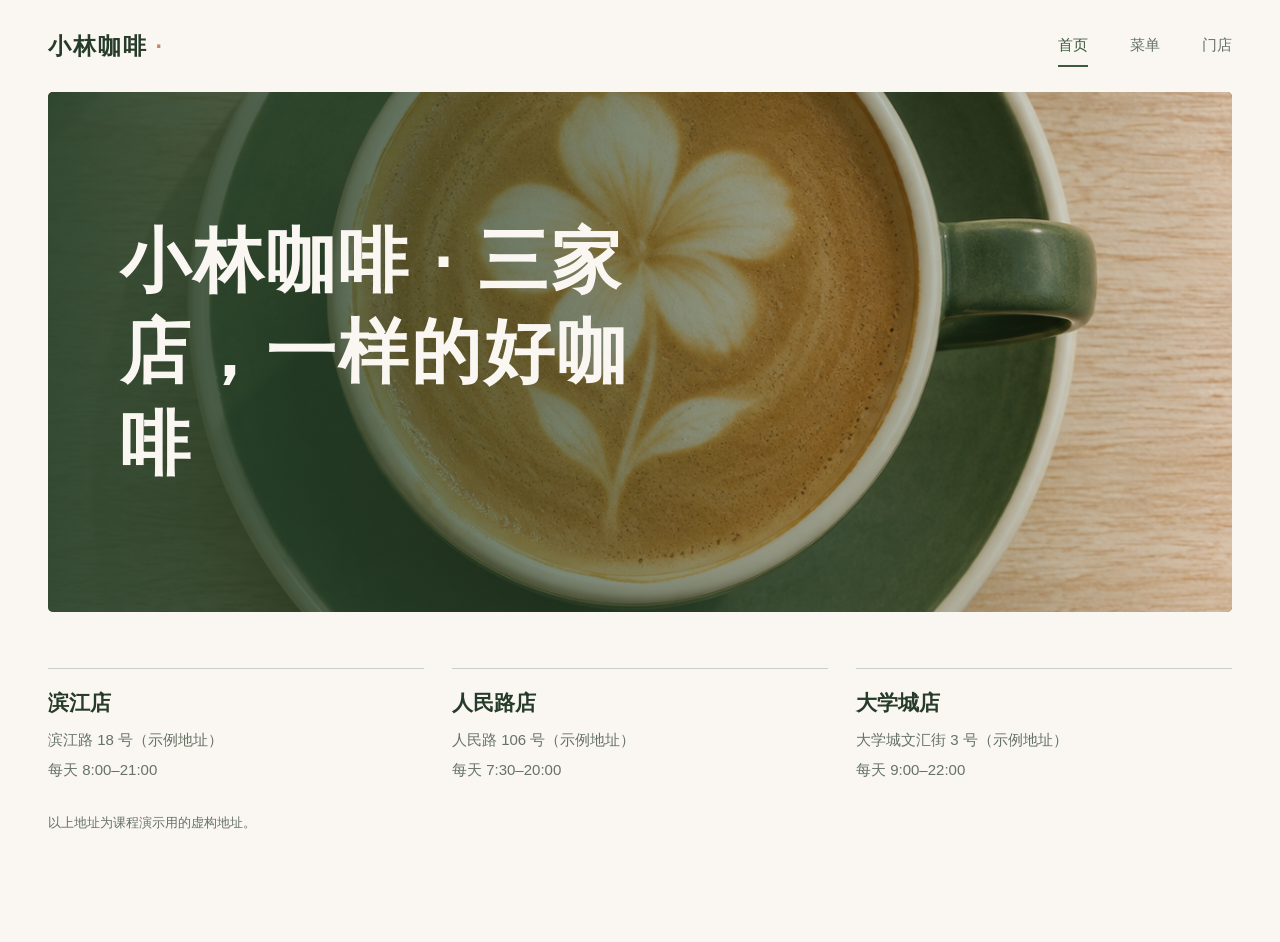
<file: index.html>
<!doctype html>
<html lang="zh-CN">
<head>
  <meta charset="utf-8">
  <meta name="viewport" content="width=device-width, initial-scale=1">
  <meta name="theme-color" content="#3D5A40">
  <title>首页 · 小林咖啡</title>
  <link rel="stylesheet" href="style.css?v=2">
  <style>
    .home-hero { position: relative; min-height: 520px; overflow: hidden; border-radius: 5px; background: #3D5A40; color: #FAF7F2; display: flex; align-items: center; }
    .home-hero img { position: absolute; inset: 0; width: 100%; height: 100%; object-fit: cover; object-position: center 52%; }
    .home-hero::after { content: ""; position: absolute; inset: 0; background: linear-gradient(90deg, rgba(39, 66, 43, .92), rgba(39, 66, 43, .55) 48%, rgba(39, 66, 43, .08)); }
    .home-hero h1 { position: relative; z-index: 1; margin: 0; padding: 72px; max-width: 700px; font-size: clamp(42px, 5.5vw, 72px); line-height: 1.3; letter-spacing: .04em; }
    .home-hero h1 span { display: inline-block; }
    .home-stores { padding-top: 56px; padding-bottom: 110px; }
    .home-store-grid { display: grid; grid-template-columns: repeat(3, minmax(0, 1fr)); gap: 28px; }
    .home-store { border-top: 1px solid #c9d1c7; padding-top: 20px; }
    .home-store h2 { margin: 0 0 10px; font-size: 21px; }
    .home-store p { margin: 4px 0; font-size: 15px; line-height: 1.7; color: #657265; }
    .home-notice { margin: 28px 0 0; font-size: 13px; color: #657265; }
    @media (max-width: 700px) {
      .home-hero { min-height: 440px; align-items: flex-start; }
      .home-hero img { object-position: 57% center; }
      .home-hero::after { background: linear-gradient(180deg, rgba(39, 66, 43, .9), rgba(39, 66, 43, .2) 75%); }
      .home-hero h1 { padding: 48px 26px; font-size: clamp(38px, 10vw, 52px); }
      .home-stores { padding-top: 40px; padding-bottom: 72px; }
      .home-store-grid { grid-template-columns: 1fr; gap: 28px; }
    }
  </style>
</head>
<body>
  <header class="site-header wrap">
    <a class="brand" href="index.html">小林咖啡<span> · </span></a>
    <nav aria-label="主导航"><a href="index.html" aria-current="page">首页</a><a href="menu.html">菜单</a><a href="stores.html">门店</a></nav>
  </header>
  <main>
    <section class="wrap home-hero" aria-label="小林咖啡">
      <img src="图片/拿铁.png" alt="拿铁">
      <h1>小林咖啡 · 三家店，一样的好咖啡</h1>
    </section>
    <section class="wrap home-stores" aria-label="门店信息">
      <div class="home-store-grid">
        <article class="home-store"><h2>滨江店</h2><p>滨江路 18 号（示例地址）</p><p>每天 8:00–21:00</p></article>
        <article class="home-store"><h2>人民路店</h2><p>人民路 106 号（示例地址）</p><p>每天 7:30–20:00</p></article>
        <article class="home-store"><h2>大学城店</h2><p>大学城文汇街 3 号（示例地址）</p><p>每天 9:00–22:00</p></article>
      </div>
      <p class="home-notice">以上地址为课程演示用的虚构地址。</p>
    </section>
  </main>
</body>
</html>
</file>
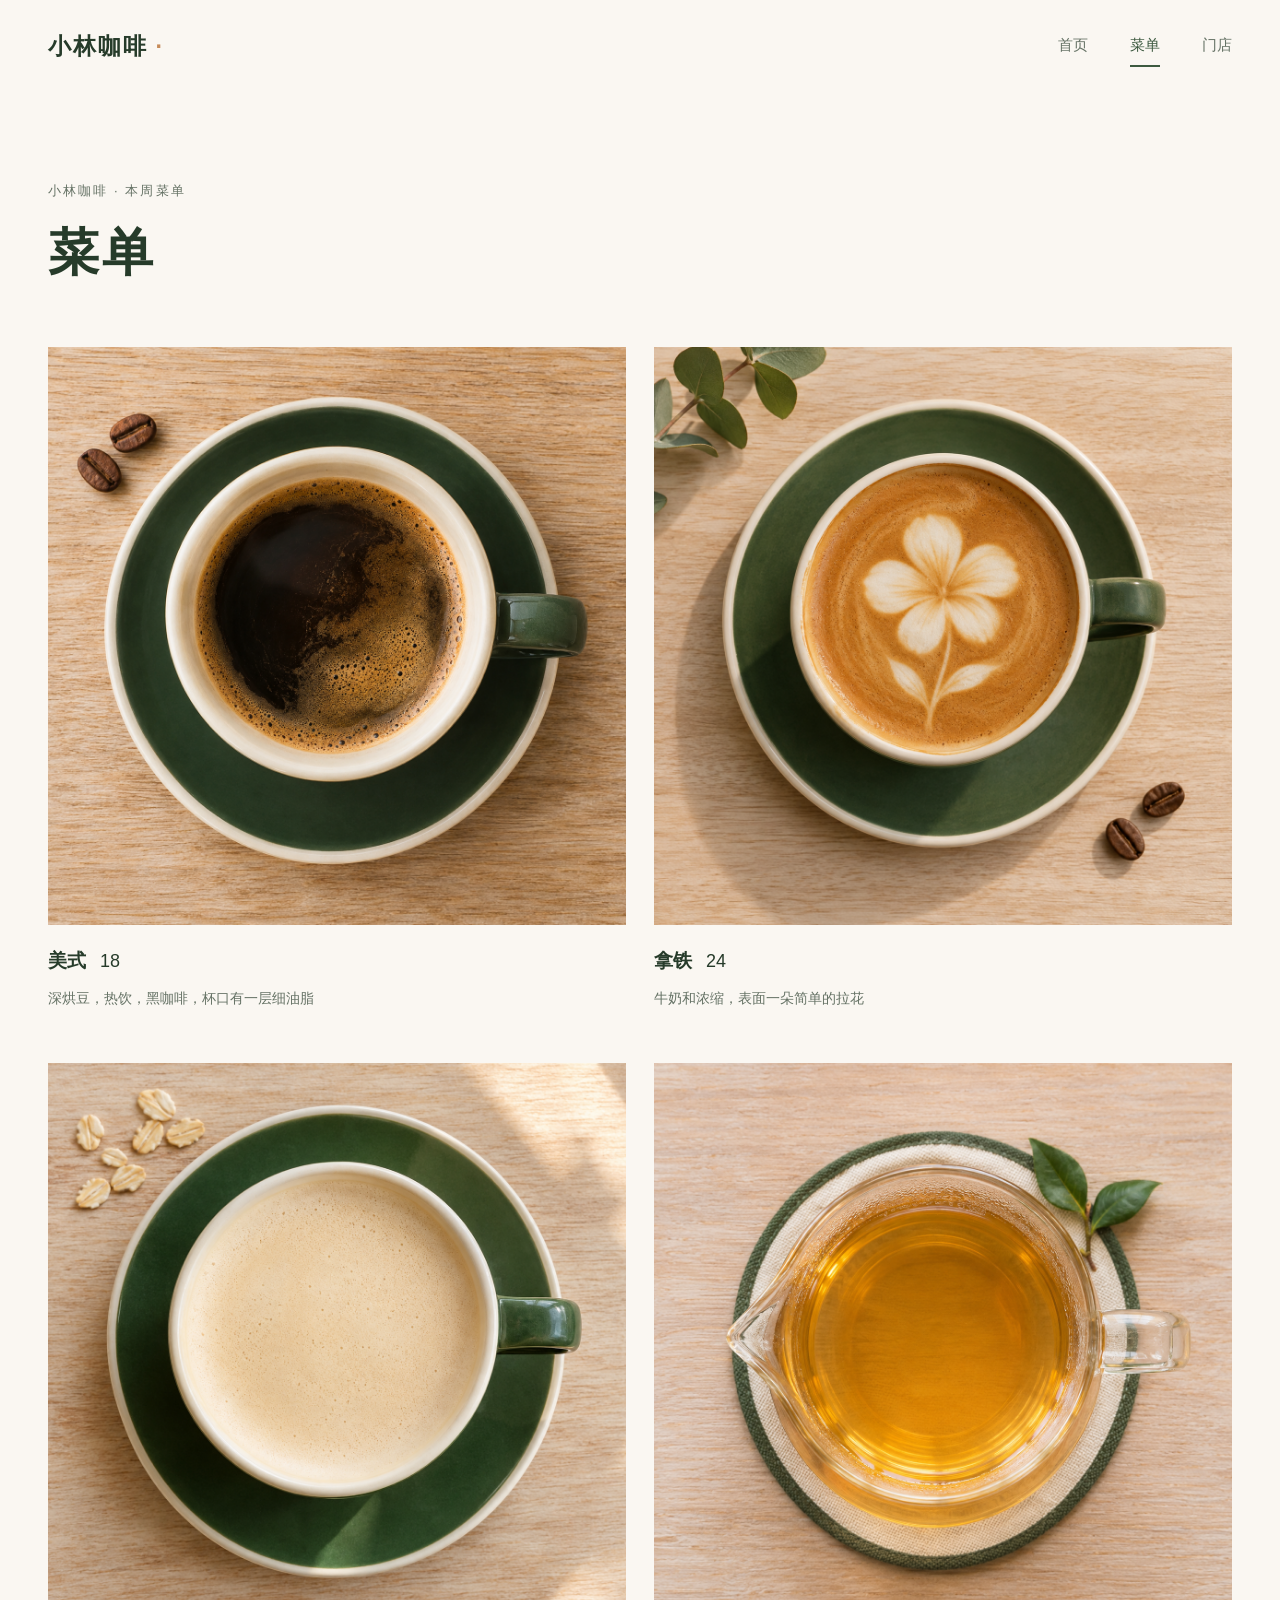
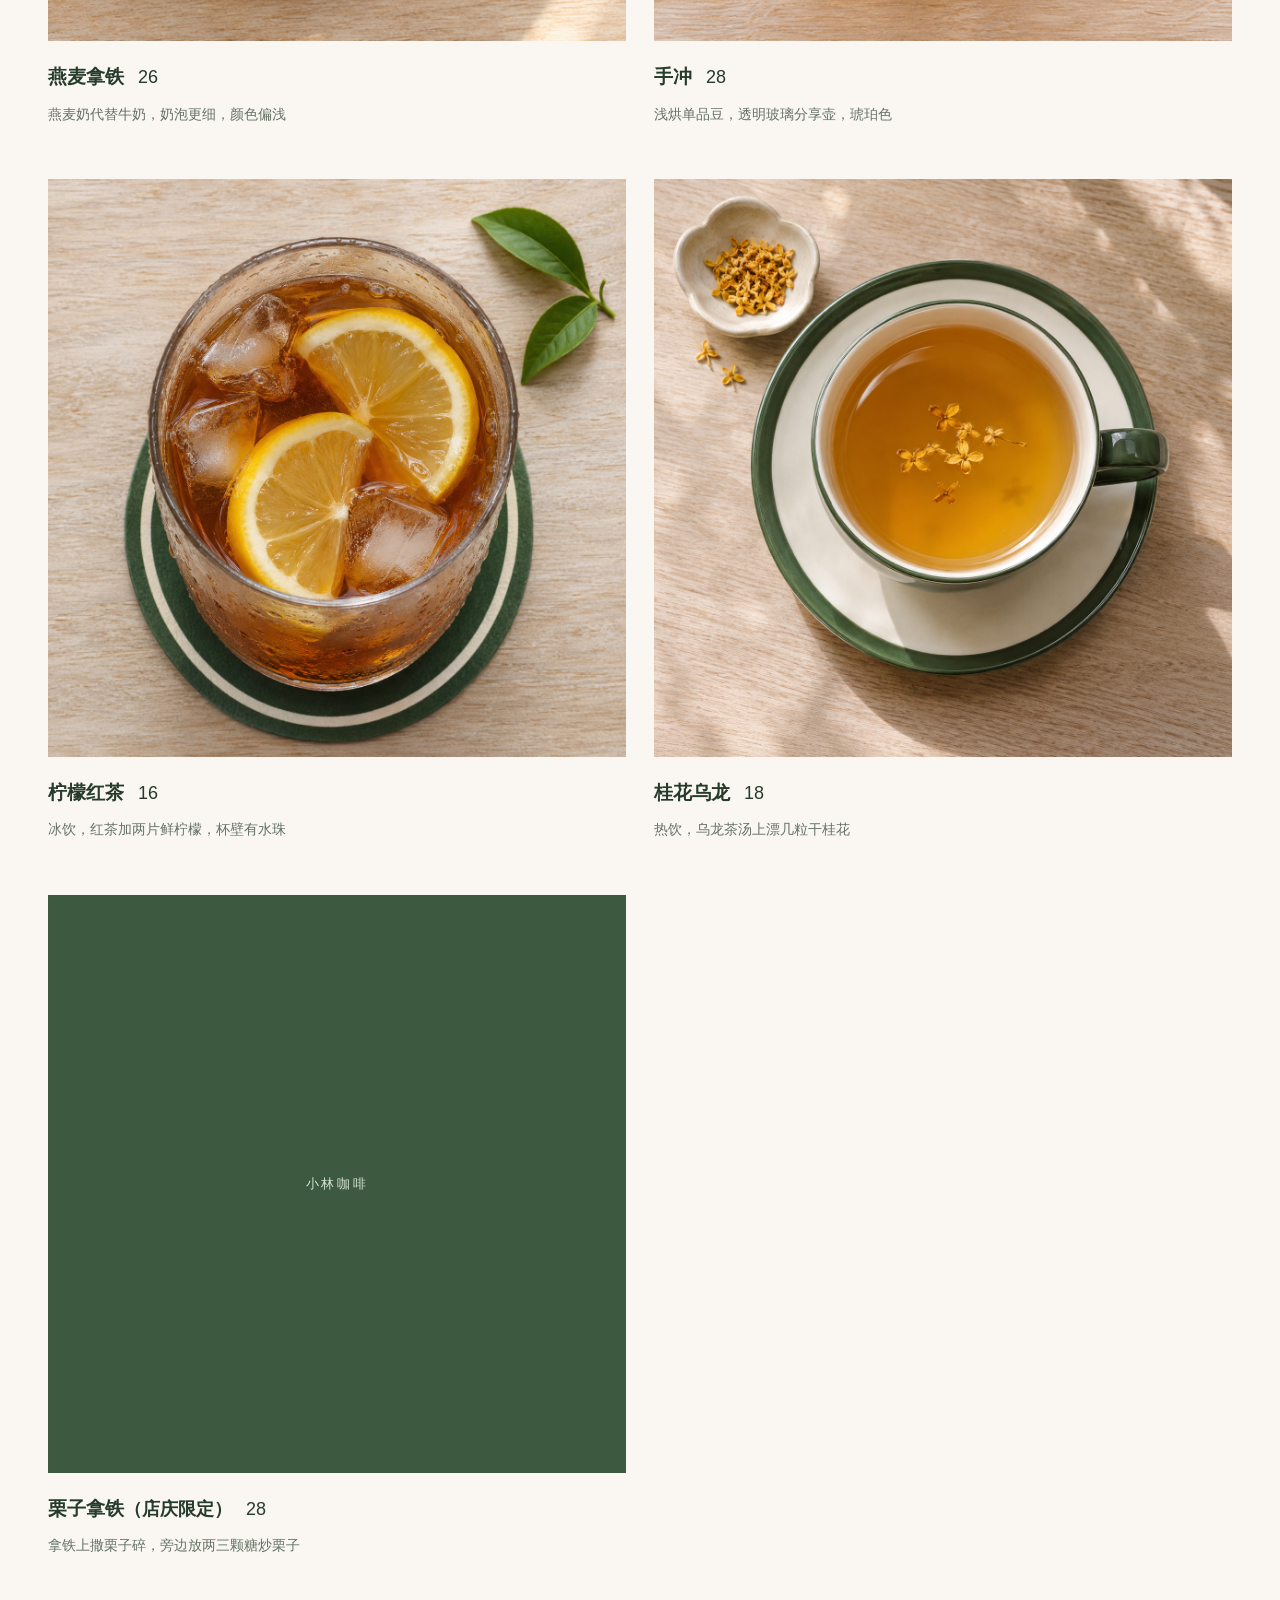
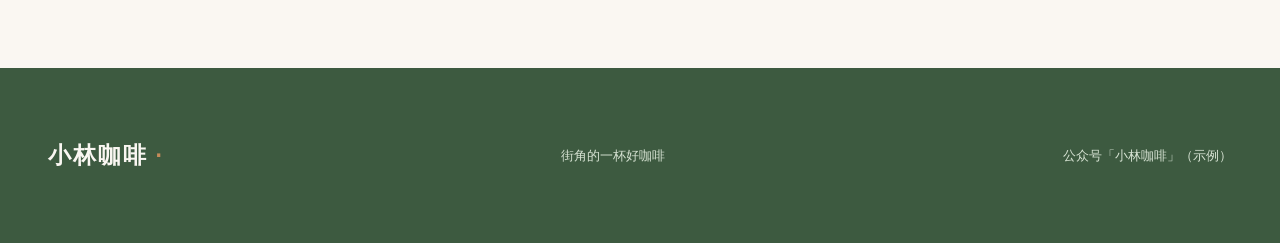
<file: menu.html>
<!doctype html>
<html lang="zh-CN"><head><meta charset="utf-8"><meta name="viewport" content="width=device-width, initial-scale=1"><meta name="theme-color" content="#3D5A40"><title>菜单 · 小林咖啡</title><link rel="stylesheet" href="style.css?v=2"><style>
.menu-grid { grid-template-columns: repeat(2, minmax(0, 1fr)); gap: 52px 28px; }
.drink-card { min-width: 0; }
.drink-title { justify-content: flex-start; flex-wrap: wrap; gap: 4px 14px; }
.drink-title h2 { min-width: 0; }
@media (max-width: 700px) {
  .menu-grid { grid-template-columns: repeat(2, minmax(0, 1fr)); gap: 36px 16px; }
  .drink-image { aspect-ratio: 1; }
  .drink-title { margin-top: 14px; flex-wrap: nowrap; align-items: flex-start; gap: 8px; }
  .drink-title h2 { flex: 0 1 auto; overflow-wrap: anywhere; }
  .drink-title > span { flex: 0 0 auto; }
  .drink-card:last-child h2 { font-size: clamp(14px, 4vw, 19px); }
  .drink-card:last-child h2 span { white-space: nowrap; }
}
</style></head><body><header class="site-header wrap"><a class="brand" href="index.html">小林咖啡<span> · </span></a><nav aria-label="主导航"><a href="index.html">首页</a><a href="menu.html" aria-current="page">菜单</a><a href="stores.html">门店</a></nav></header><main><section class="wrap page-intro"><p class="eyebrow">小林咖啡 · 本周菜单</p><h1>菜单</h1></section><section class="wrap menu-grid" aria-label="本周菜单"><article class="drink-card"><div class="drink-image"><img src="图片/美式.png" alt="美式" loading="lazy"></div><div class="drink-title"><h2>美式</h2><span>18</span></div><p>深烘豆，热饮，黑咖啡，杯口有一层细油脂</p></article><article class="drink-card"><div class="drink-image"><img src="图片/拿铁.png" alt="拿铁" loading="lazy"></div><div class="drink-title"><h2>拿铁</h2><span>24</span></div><p>牛奶和浓缩，表面一朵简单的拉花</p></article><article class="drink-card"><div class="drink-image"><img src="图片/燕麦拿铁.png" alt="燕麦拿铁" loading="lazy"></div><div class="drink-title"><h2>燕麦拿铁</h2><span>26</span></div><p>燕麦奶代替牛奶，奶泡更细，颜色偏浅</p></article><article class="drink-card"><div class="drink-image"><img src="图片/手冲.png" alt="手冲" loading="lazy"></div><div class="drink-title"><h2>手冲</h2><span>28</span></div><p>浅烘单品豆，透明玻璃分享壶，琥珀色</p></article><article class="drink-card"><div class="drink-image"><img src="图片/柠檬红茶.png" alt="柠檬红茶" loading="lazy"></div><div class="drink-title"><h2>柠檬红茶</h2><span>16</span></div><p>冰饮，红茶加两片鲜柠檬，杯壁有水珠</p></article><article class="drink-card"><div class="drink-image"><img src="图片/桂花乌龙.png" alt="桂花乌龙" loading="lazy"></div><div class="drink-title"><h2>桂花乌龙</h2><span>18</span></div><p>热饮，乌龙茶汤上漂几粒干桂花</p></article><article class="drink-card"><div class="drink-image"><div class="image-placeholder" aria-hidden="true"><span>小林咖啡</span></div></div><div class="drink-title"><h2>栗子拿铁<span>（店庆限定）</span></h2><span>28</span></div><p>拿铁上撒栗子碎，旁边放两三颗糖炒栗子</p></article></section></main><footer class="footer"><div class="wrap footer-inner"><a class="brand" href="index.html">小林咖啡<span> · </span></a><p>街角的一杯好咖啡</p><p>公众号「小林咖啡」（示例）</p></div></footer></body></html>
</file>
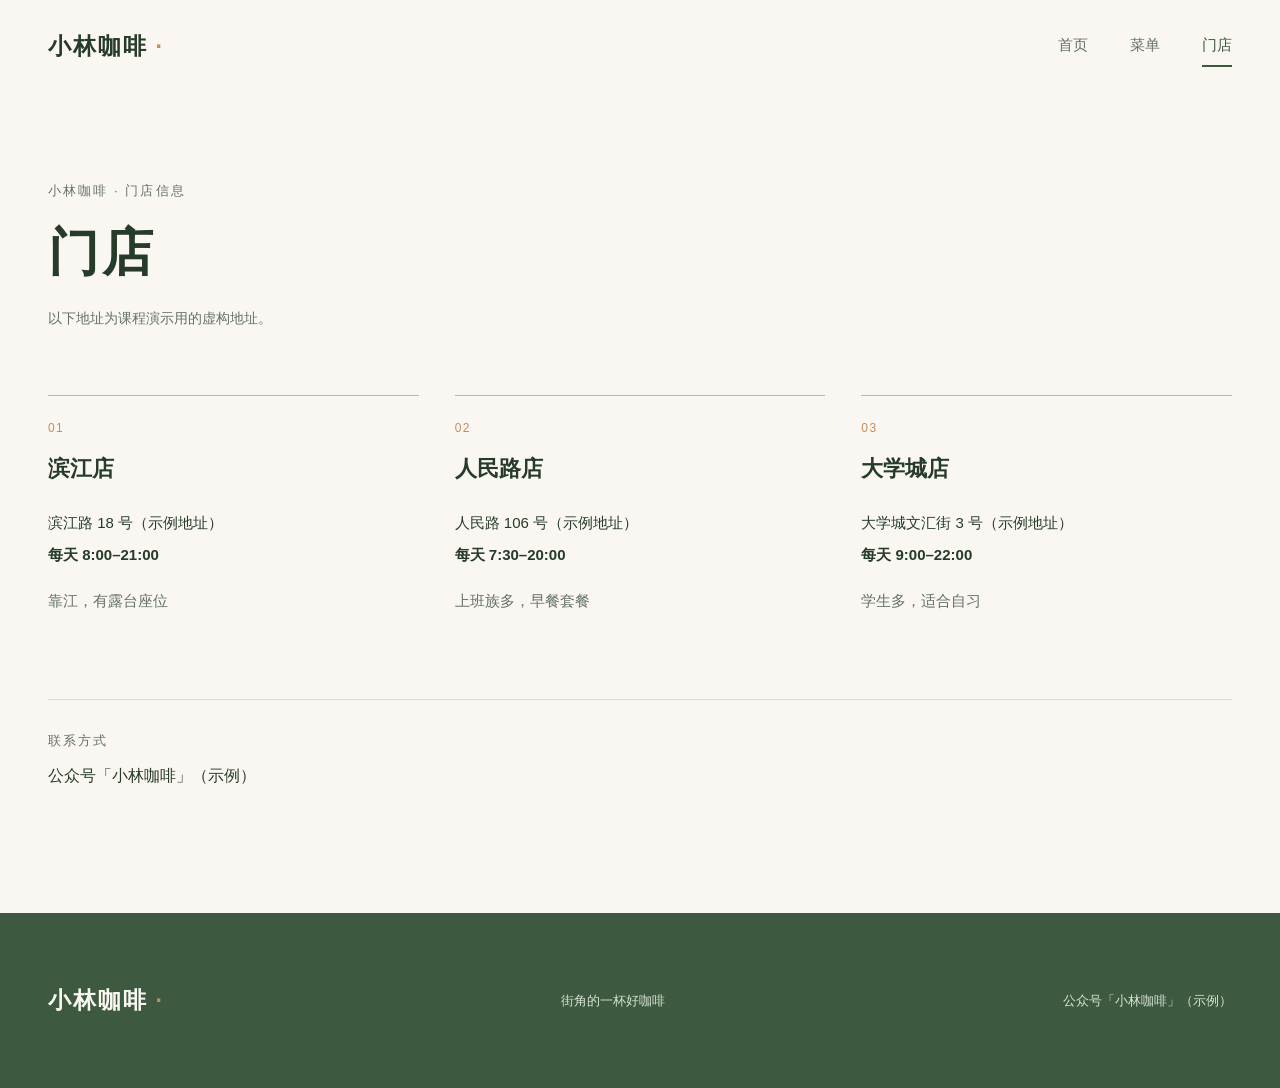
<file: stores.html>
<!doctype html>
<html lang="zh-CN"><head><meta charset="utf-8"><meta name="viewport" content="width=device-width, initial-scale=1"><meta name="theme-color" content="#3D5A40"><title>门店 · 小林咖啡</title><link rel="stylesheet" href="style.css?v=2"></head><body><header class="site-header wrap"><a class="brand" href="index.html">小林咖啡<span> · </span></a><nav aria-label="主导航"><a href="index.html">首页</a><a href="menu.html">菜单</a><a href="stores.html" aria-current="page">门店</a></nav></header><main><section class="wrap page-intro"><p class="eyebrow">小林咖啡 · 门店信息</p><h1>门店</h1><p class="notice">以下地址为课程演示用的虚构地址。</p></section><section class="wrap store-page-grid"><article class="store-card"><span class="store-number">01</span><h3>滨江店</h3><p>滨江路 18 号（示例地址）</p><p class="hours">每天 8:00–21:00</p><p class="store-feature">靠江，有露台座位</p></article><article class="store-card"><span class="store-number">02</span><h3>人民路店</h3><p>人民路 106 号（示例地址）</p><p class="hours">每天 7:30–20:00</p><p class="store-feature">上班族多，早餐套餐</p></article><article class="store-card"><span class="store-number">03</span><h3>大学城店</h3><p>大学城文汇街 3 号（示例地址）</p><p class="hours">每天 9:00–22:00</p><p class="store-feature">学生多，适合自习</p></article></section><section class="wrap contact"><p class="eyebrow">联系方式</p><p>公众号「小林咖啡」（示例）</p></section></main><footer class="footer"><div class="wrap footer-inner"><a class="brand" href="index.html">小林咖啡<span> · </span></a><p>街角的一杯好咖啡</p><p>公众号「小林咖啡」（示例）</p></div></footer></body></html>
</file>
<file: style.css>
:root{--green:#3d5a40;--cream:#faf7f2;--caramel:#c68b59;--ink:#263b2a;--muted:#657265;--line:#d9ded5}*{box-sizing:border-box}html{background:var(--cream);color:var(--ink);font-family:"PingFang SC","Microsoft YaHei",sans-serif}body{margin:0}a{color:inherit;text-decoration:none}a:focus-visible{outline:2px solid var(--caramel);outline-offset:5px}img{display:block;width:100%}.wrap{width:min(1280px,calc(100% - 96px));margin-inline:auto}.site-header{height:92px;display:flex;align-items:center;justify-content:space-between}.brand{font-size:23px;font-weight:800;letter-spacing:.08em;white-space:nowrap}.brand span{color:var(--caramel)}nav{display:flex;gap:42px}nav a{font-size:15px;color:var(--muted);padding:10px 0}nav a[aria-current=page]{color:var(--green);border-bottom:2px solid var(--green)}.hero{min-height:510px;background:var(--green);color:var(--cream);display:grid;grid-template-columns:1fr 42%;overflow:hidden}.hero-copy{padding:80px clamp(38px,7vw,100px);display:flex;flex-direction:column;justify-content:center}.eyebrow{font-size:13px;letter-spacing:.16em;color:var(--muted);margin:0 0 22px}.eyebrow.light{color:#d7e3d3}.hero h1{font-size:clamp(42px,5.6vw,76px);letter-spacing:.04em;line-height:1.24;margin:0;font-weight:800}.hero h1 span{color:var(--caramel)}.hero-image{min-height:100%}.hero-image img{height:100%;object-fit:cover}.hero-links{display:flex;align-items:center;gap:28px;flex-wrap:wrap;margin-top:42px;font-size:14px}.button{display:inline-flex;gap:32px;align-items:center;padding:16px 20px}.button-light{background:var(--cream);color:var(--green)}.hero-link{border-bottom:1px solid #aabaaa;padding:12px 0}.hero-link span,.text-link span{margin-left:12px}.section{padding-block:110px}.section-heading{display:flex;justify-content:space-between;align-items:end;gap:20px;margin-bottom:44px}.section-heading h2,.page-intro h1{font-size:clamp(36px,4vw,52px);letter-spacing:.05em;line-height:1.2;margin:0}.section-heading .eyebrow{margin-bottom:12px}.text-link{font-size:14px;border-bottom:1px solid var(--green);padding-bottom:8px;white-space:nowrap}.menu-list{padding:0;margin:0;list-style:none;display:grid;grid-template-columns:1fr 1fr;column-gap:80px}.menu-row{display:flex;justify-content:space-between;gap:20px;padding:20px 0;border-top:1px solid var(--line);font-size:17px}.menu-row span:last-child{font-variant-numeric:tabular-nums}.store-section{background:#edf0e9}.notice{font-size:14px;color:var(--muted);line-height:1.7;margin:0 0 24px}.store-grid,.store-page-grid{display:grid;grid-template-columns:repeat(3,1fr);gap:36px}.store-card{border-top:1px solid #aebcaf;padding-top:22px;min-width:0}.store-number{font-size:12px;color:var(--caramel);letter-spacing:.12em}.store-card h3{font-size:22px;margin:18px 0 25px}.store-card p{font-size:15px;line-height:1.8;margin:5px 0}.store-card .hours{font-weight:700}.store-feature{color:var(--muted);padding-top:14px}.footer{background:var(--green);color:var(--cream)}.footer-inner{min-height:175px;display:flex;align-items:center;justify-content:space-between;gap:20px}.footer p{font-size:13px;color:#d7e3d3}.page-intro{padding-top:90px;padding-bottom:64px}.page-intro .notice{margin-top:24px;margin-bottom:0}.menu-grid{display:grid;grid-template-columns:repeat(3,1fr);gap:60px 28px;padding-bottom:110px}.drink-image{aspect-ratio:1;background:#edf0e9;overflow:hidden}.drink-image img{height:100%;object-fit:cover}.image-placeholder{height:100%;display:grid;place-items:center;background:var(--green);color:#d7e3d3;font-size:13px;letter-spacing:.2em}.drink-title{display:flex;align-items:baseline;justify-content:space-between;gap:16px;margin-top:22px}.drink-title h2{font-size:19px;line-height:1.5;margin:0}.drink-title span{font-size:18px;font-variant-numeric:tabular-nums}.drink-card>p{font-size:14px;line-height:1.8;color:var(--muted);margin:10px 0 0}.store-page-grid{padding-bottom:80px}.contact{border-top:1px solid var(--line);padding-top:32px;padding-bottom:110px}.contact p:last-child{font-size:16px}.contact .eyebrow{margin-bottom:14px}@media(max-width:700px){.wrap{width:calc(100% - 40px)}.site-header{height:76px}.brand{font-size:20px}nav{gap:20px}nav a{font-size:14px}.hero{grid-template-columns:1fr}.hero-copy{padding:54px 28px 48px}.hero h1{font-size:clamp(39px,10vw,58px)}.hero-image{height:260px}.hero-links{gap:20px;margin-top:30px}.section{padding-block:72px}.section-heading{margin-bottom:30px}.menu-list{grid-template-columns:1fr}.menu-row{font-size:16px;padding:17px 0}.store-grid,.store-page-grid{grid-template-columns:1fr;gap:36px}.store-card h3{margin:12px 0 16px}.footer-inner{align-items:flex-start;flex-direction:column;justify-content:center;gap:8px;padding-block:34px}.footer p{margin:3px 0}.page-intro{padding-top:60px;padding-bottom:40px}.menu-grid{grid-template-columns:1fr;gap:42px;padding-bottom:72px}.drink-image{aspect-ratio:4/3}.drink-title{margin-top:18px}.store-page-grid{padding-bottom:60px}.contact{padding-bottom:72px}}@media(min-width:701px) and (max-width:950px){.menu-grid{grid-template-columns:repeat(2,1fr)}.store-grid,.store-page-grid{gap:20px}.wrap{width:calc(100% - 64px)}}

/* Larger touch targets on narrow screens, without changing desktop navigation. */
@media (max-width: 700px) {
  .site-header nav { gap: 8px; }
  .site-header nav a { min-width: 44px; min-height: 44px; display: inline-flex; align-items: center; justify-content: center; padding: 0; }
  .brand { min-height: 44px; display: inline-flex; align-items: center; }
}
</file>
